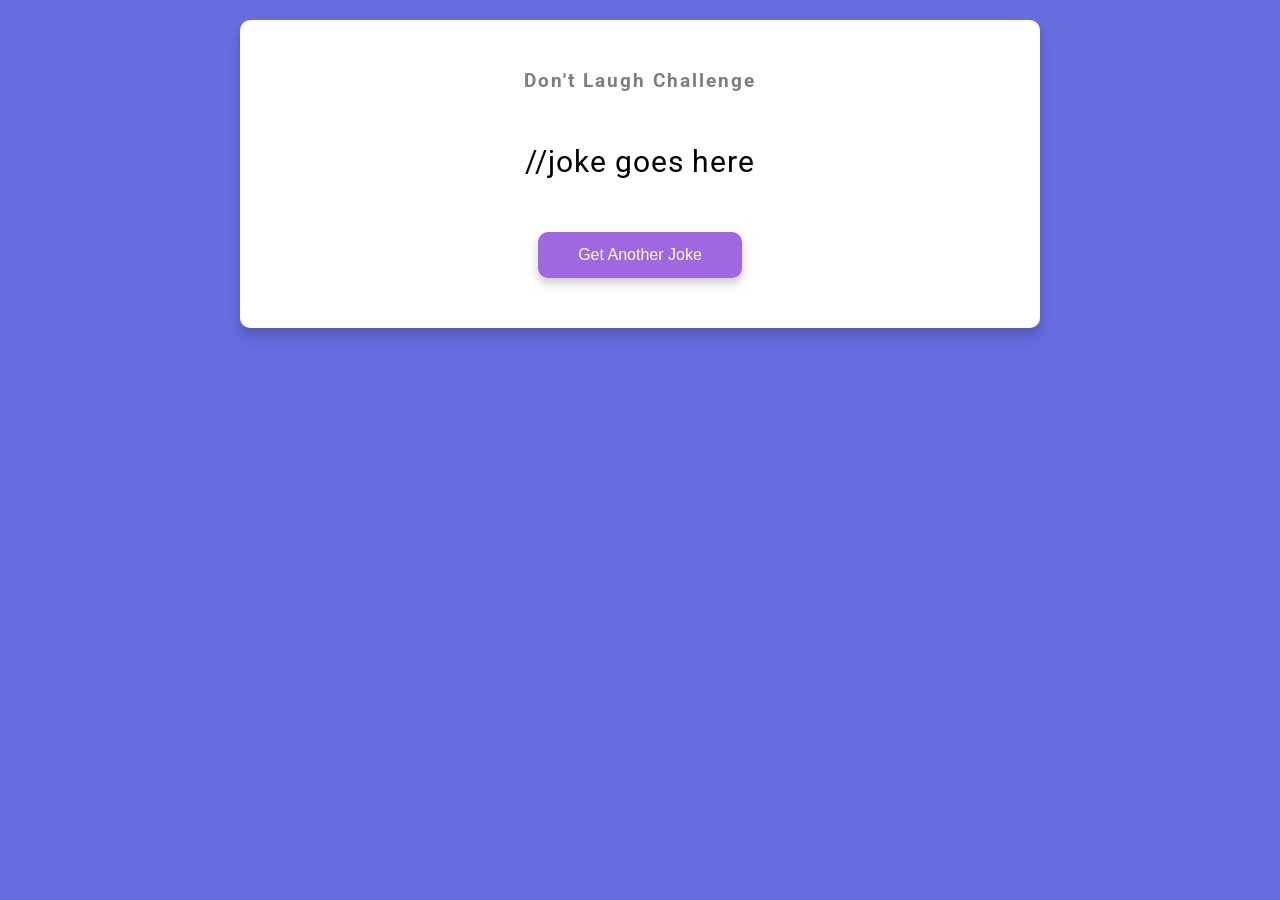
<file: 10_dad_jokes/index.html>
<!DOCTYPE html>
<html lang="en">
  <head>
    <meta charset="UTF-8" />
    <meta name="viewport" content="width=device-width, initial-scale=1.0" />
    <link rel="stylesheet" href="style.css" />
    <title>Dad Jokes</title>
  </head>
  <body>
    <div class="container">
      <h3>Don't Laugh Challenge</h3>
      <div id="joke" class="joke">//joke goes here</div>
      <button id="jokeBtn" class="btn">Get Another Joke</button>
    </div>
    <script src="script.js"></script>
  </body>
</html>
</file>
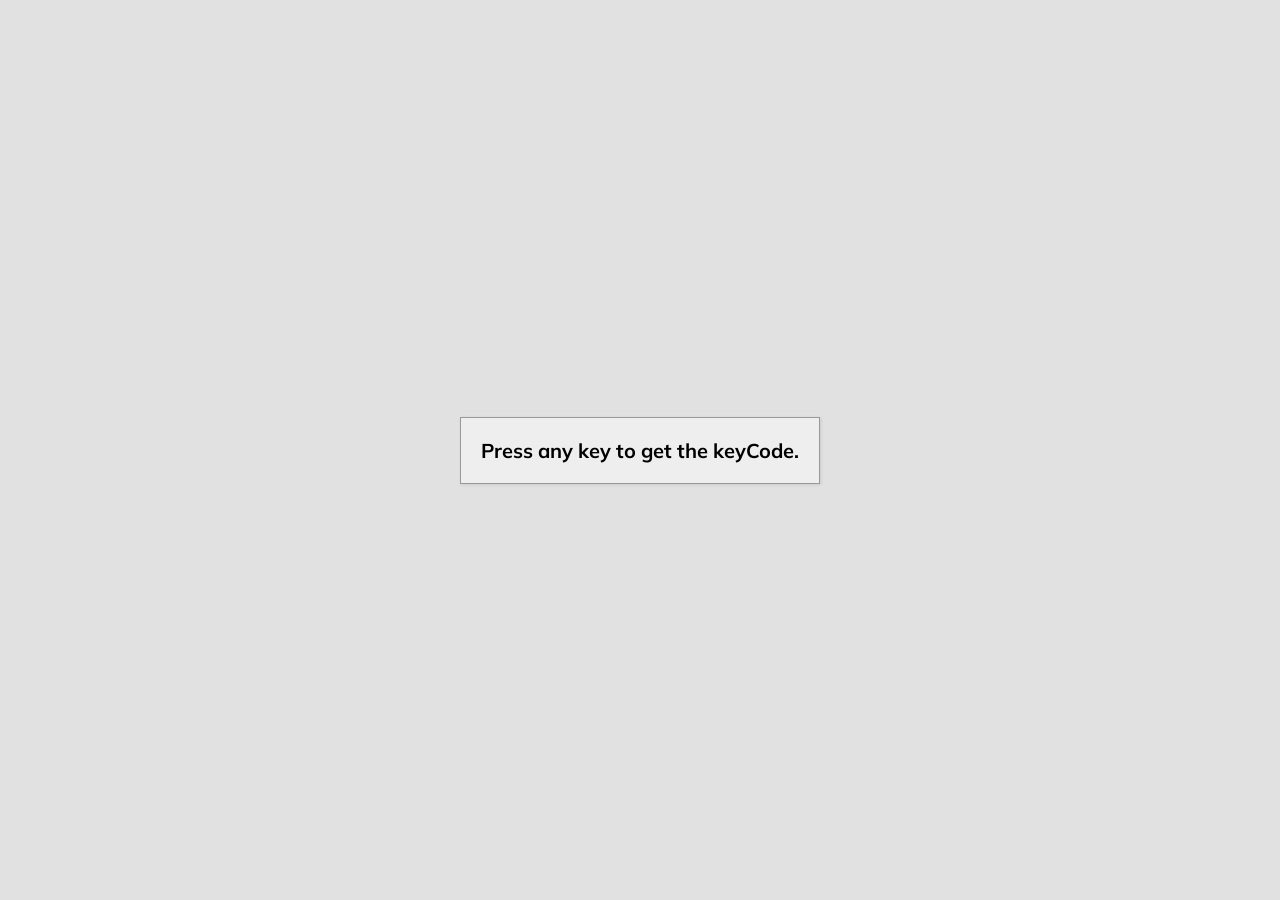
<file: 11_event_keycodes/index.html>
<!DOCTYPE html>
<html lang="en">
  <head>
    <meta charset="UTF-8" />
    <meta name="viewport" content="width=device-width, initial-scale=1.0" />
    <link rel="stylesheet" href="style.css" />
    <title>Event Keycode</title>
  </head>
  <body>
    <div id="insert">
      <div class="key">Press any key to get the keyCode.</div>
    </div>
    <script src="script.js"></script>
  </body>
</html>
</file>
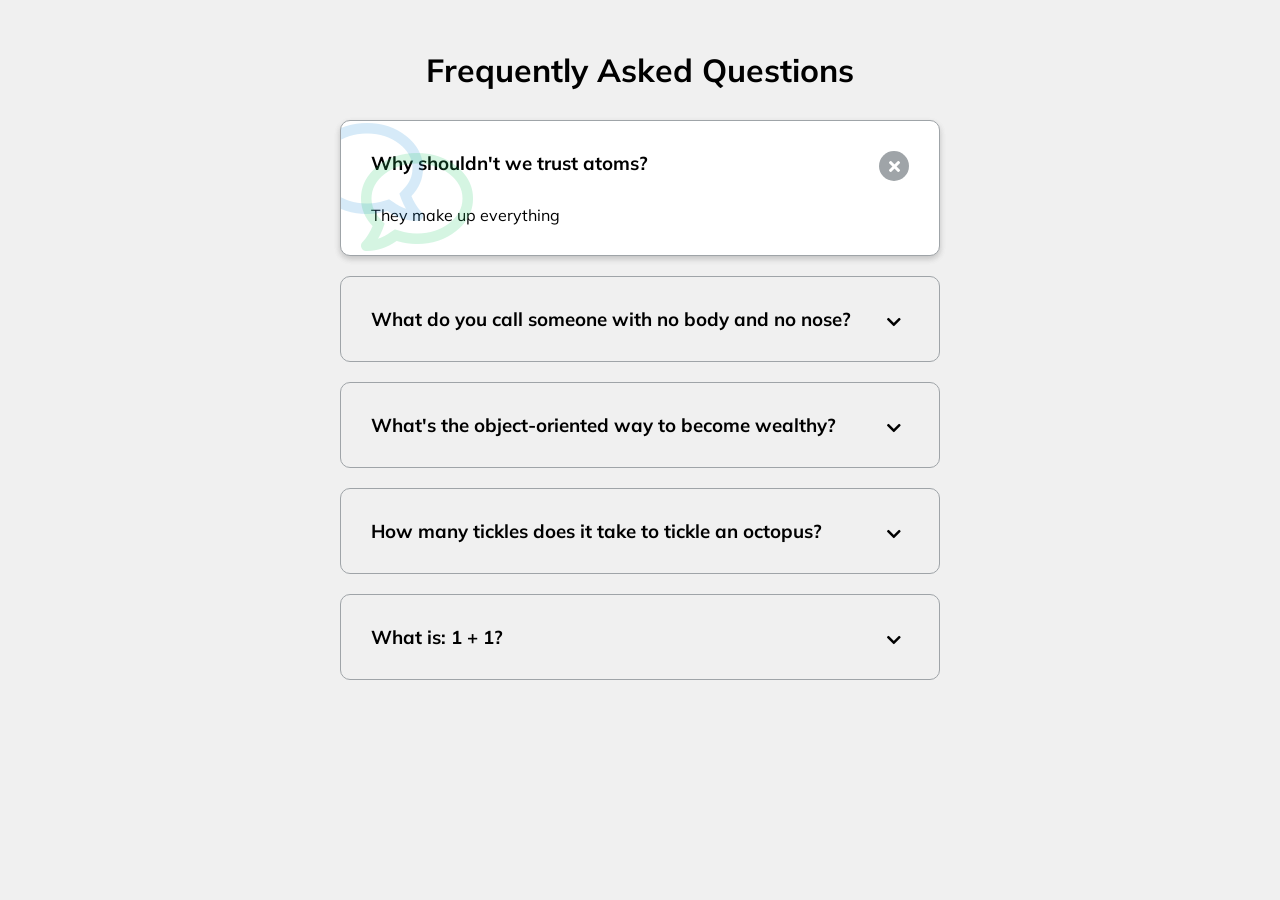
<file: 12_faq_collapse/index.html>
<!DOCTYPE html>
<html lang="en">
  <head>
    <meta charset="UTF-8" />
    <meta name="viewport" content="width=device-width, initial-scale=1.0" />
    <link
      rel="stylesheet"
      href="https://cdnjs.cloudflare.com/ajax/libs/font-awesome/5.14.0/css/all.min.css"
      integrity="sha512-1PKOgIY59xJ8Co8+NE6FZ+LOAZKjy+KY8iq0G4B3CyeY6wYHN3yt9PW0XpSriVlkMXe40PTKnXrLnZ9+fkDaog=="
      crossorigin="anonymous"
    />
    <link rel="stylesheet" href="style.css" />
    <title>FAQ</title>
  </head>
  <body>
    <h1>Frequently Asked Questions</h1>
    <div class="faq-container">
      <div class="faq active">
        <h3 class="faq-title">Why shouldn't we trust atoms?</h3>

        <p class="faq-text">They make up everything</p>

        <button class="faq-toggle">
          <i class="fas fa-chevron-down"></i>
          <i class="fas fa-times"></i>
        </button>
      </div>

      <div class="faq">
        <h3 class="faq-title">
          What do you call someone with no body and no nose?
        </h3>
        <p class="faq-text">Nobody knows.</p>
        <button class="faq-toggle">
          <i class="fas fa-chevron-down"></i>
          <i class="fas fa-times"></i>
        </button>
      </div>

      <div class="faq">
        <h3 class="faq-title">
          What's the object-oriented way to become wealthy?
        </h3>
        <p class="faq-text">Inheritance.</p>
        <button class="faq-toggle">
          <i class="fas fa-chevron-down"></i>
          <i class="fas fa-times"></i>
        </button>
      </div>

      <div class="faq">
        <h3 class="faq-title">
          How many tickles does it take to tickle an octopus?
        </h3>
        <p class="faq-text">Ten-tickles!</p>
        <button class="faq-toggle">
          <i class="fas fa-chevron-down"></i>
          <i class="fas fa-times"></i>
        </button>
      </div>

      <div class="faq">
        <h3 class="faq-title">What is: 1 + 1?</h3>
        <p class="faq-text">Depends on who are you asking.</p>
        <button class="faq-toggle">
          <i class="fas fa-chevron-down"></i>
          <i class="fas fa-times"></i>
        </button>
      </div>
    </div>
    <script src="script.js"></script>
  </body>
</html>
</file>
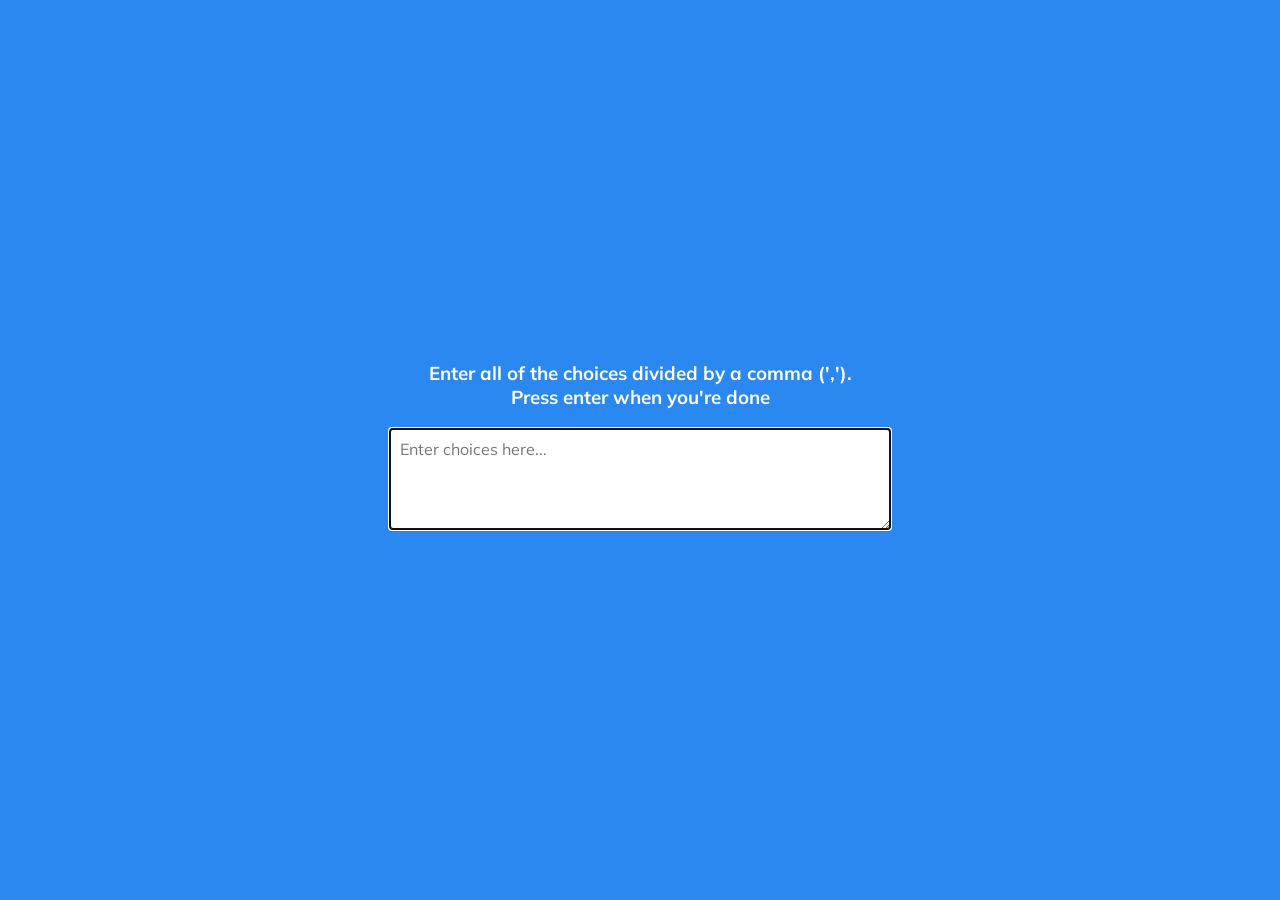
<file: 13_random_choice_picker/index.html>
<!DOCTYPE html>
<html lang="en">
  <head>
    <meta charset="UTF-8" />
    <meta name="viewport" content="width=device-width, initial-scale=1.0" />
    <link rel="stylesheet" href="style.css" />
    <title>Random Choice Picker</title>
  </head>
  <body>
    <div class="container">
      <h3>Enter all of the choices divided by a comma (','). <br> Press enter when you're done</h3>
      <textarea placeholder="Enter choices here..." id="textarea"></textarea>

      <div id="tags"></div>
    </div>

    <script src="script.js"></script>
  </body>
</html>
</file>
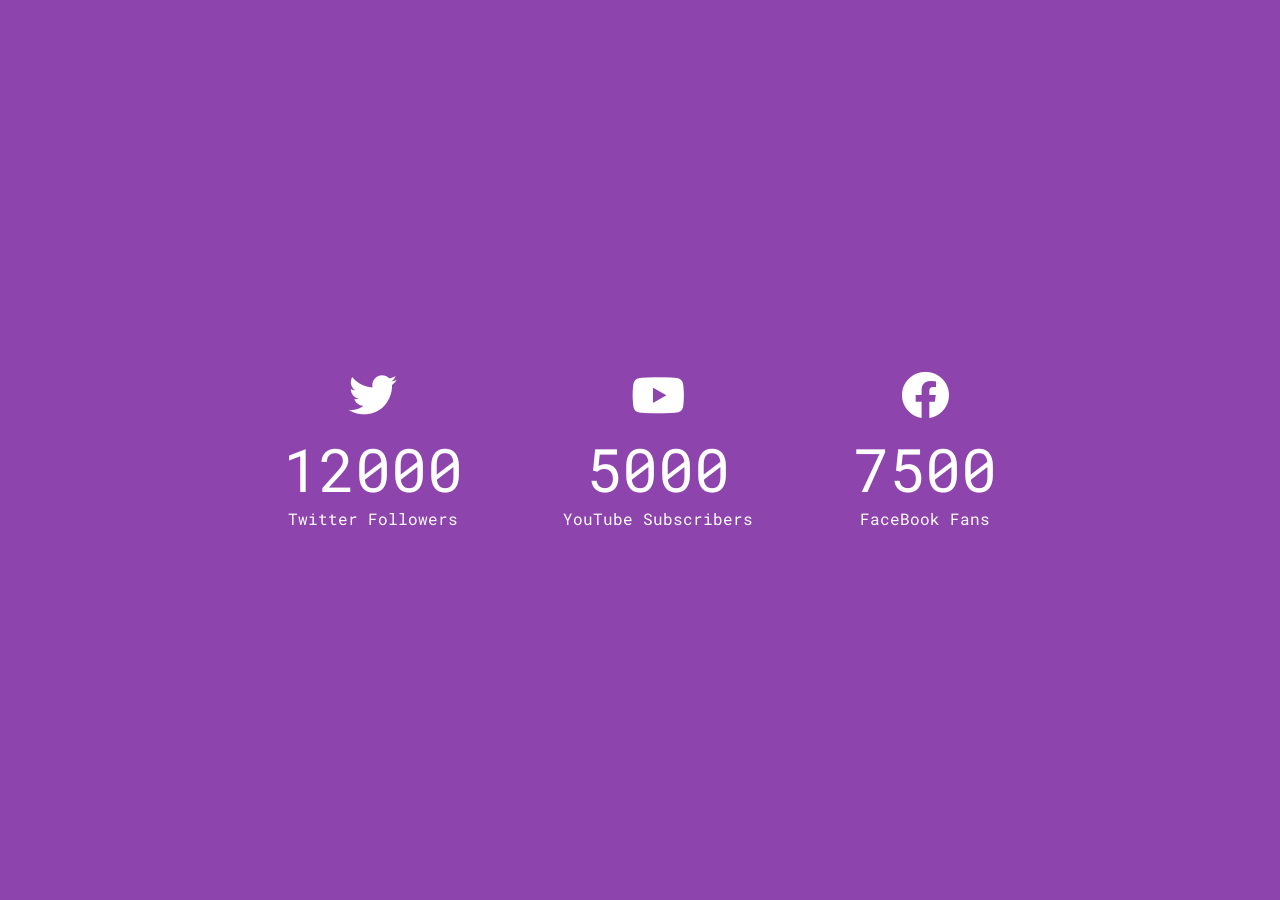
<file: 15_incrementing_counter/index.html>
<!DOCTYPE html>
<html lang="en">
  <head>
    <meta charset="UTF-8" />
    <meta name="viewport" content="width=device-width, initial-scale=1.0" />
    <link
      rel="stylesheet"
      href="https://cdnjs.cloudflare.com/ajax/libs/font-awesome/5.14.0/css/all.min.css"
      integrity="sha512-1PKOgIY59xJ8Co8+NE6FZ+LOAZKjy+KY8iq0G4B3CyeY6wYHN3yt9PW0XpSriVlkMXe40PTKnXrLnZ9+fkDaog=="
      crossorigin="anonymous"
    />
    <link rel="stylesheet" href="style.css" />
    <title>Increment Counter</title>
  </head>
  <body>
    <div class="counter-container">
      <i class="fab fa-twitter fa-3x"></i>
      <div class="counter" data-target="12000"></div>
      <span>Twitter Followers</span>
    </div>
    <div class="counter-container">
      <i class="fab fa-youtube fa-3x"></i>
      <div class="counter" data-target="5000"></div>
      <span>YouTube Subscribers</span>
    </div>
    <div class="counter-container">
      <i class="fab fa-facebook fa-3x"></i>
      <div class="counter" data-target="7500"></div>
      <span>FaceBook Fans</span>
    </div>
    <script src="script.js"></script>
  </body>
</html>
</file>
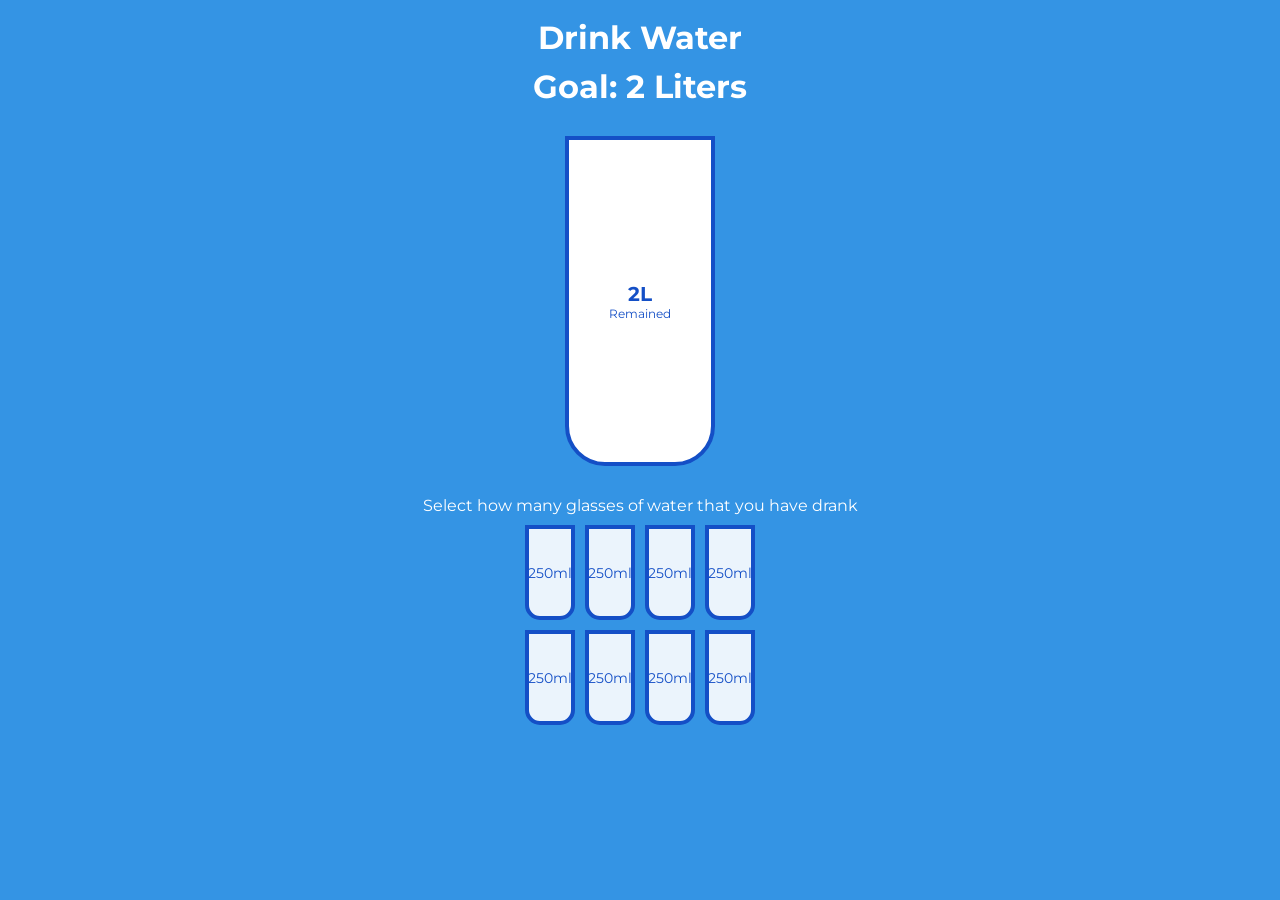
<file: 16_drink_water/index.html>
<!DOCTYPE html>
<html lang="en">
  <head>
    <meta charset="UTF-8" />
    <meta name="viewport" content="width=device-width, initial-scale=1.0" />
    <link rel="stylesheet" href="style.css" />
    <title>Drink Water</title>
  </head>
  <body>
    <h1>Drink Water</h1>
    <h1>Goal: 2 Liters</h1>

    <div class="cup"> <!-- Large Cup -->
      <div class="remained" id="remained">
        <span id="liters"></span>
        <small>Remained</small>
      </div>

      <div class="percentage" id="percentage">
      </div>
    </div>

     <p class="text">Select how many glasses of water that you have drank</p>

     <div class="cups">
       <div class="cup cup-small">250ml</div>
       <div class="cup cup-small">250ml</div>
       <div class="cup cup-small">250ml</div>
       <div class="cup cup-small">250ml</div>
       <div class="cup cup-small">250ml</div>
       <div class="cup cup-small">250ml</div>
       <div class="cup cup-small">250ml</div>
       <div class="cup cup-small">250ml</div>
     </div>

    <script src="script.js"></script>
  </body>
</html>
</file>
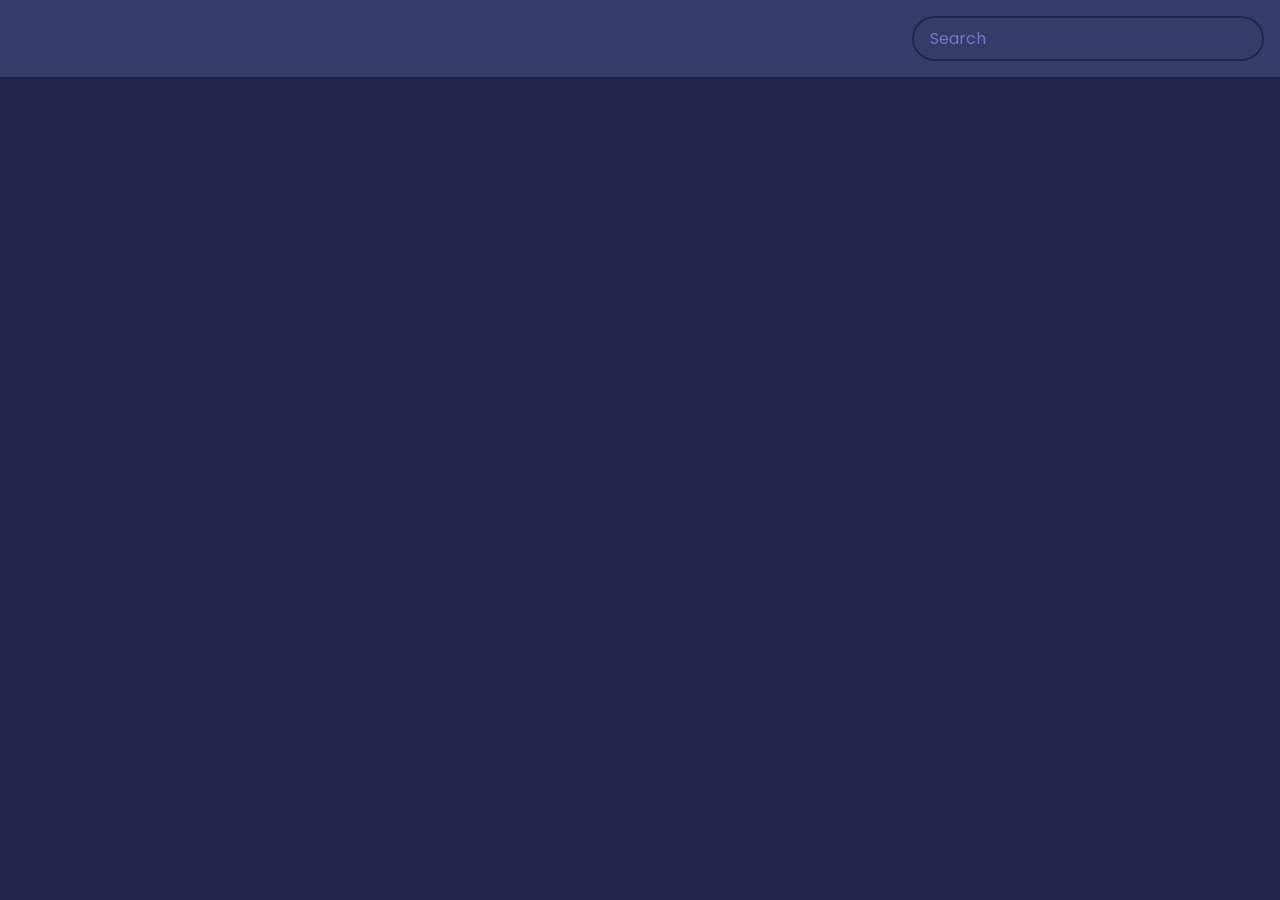
<file: 17_movie_app/index.html>
<!DOCTYPE html>
<html lang="en">
  <head>
    <meta charset="UTF-8" />
    <meta name="viewport" content="width=device-width, initial-scale=1.0" />
    <link rel="stylesheet" href="style.css" />
    <title>Movie App</title>
  </head>
  <body>
    <header>
      <form id="form">
        <input type="text" id="search" class="search" placeholder="Search">
      </form>
    </header>

    <main id="main"></main>

    <script src="script.js"></script>
  </body>
</html>
</file>
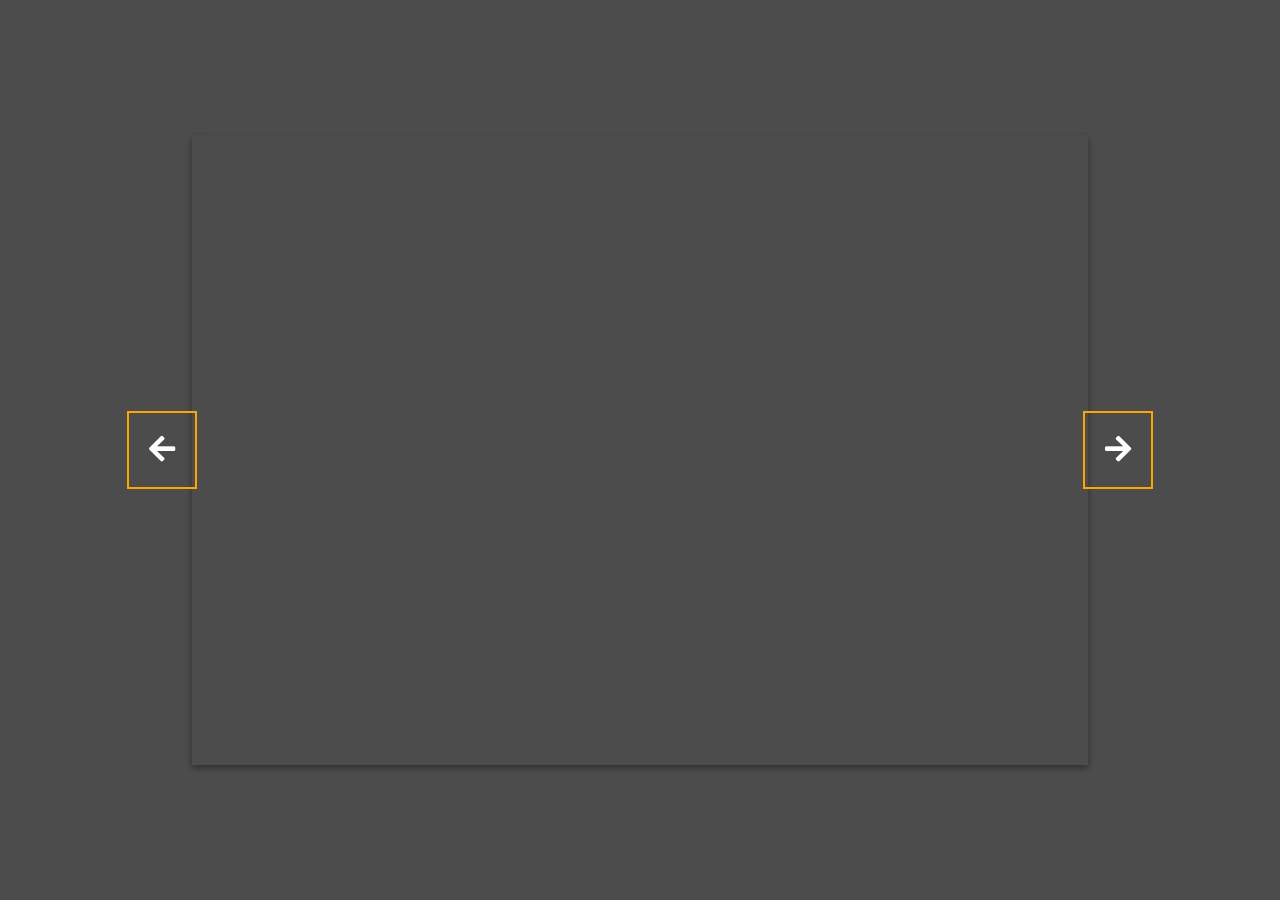
<file: 18_background_slider/index.html>
<!DOCTYPE html>
<html lang="en">
  <head>
    <meta charset="UTF-8" />
    <meta name="viewport" content="width=device-width, initial-scale=1.0" />
    <link
      rel="stylesheet"
      href="https://cdnjs.cloudflare.com/ajax/libs/font-awesome/5.14.0/css/all.min.css"
      integrity="sha512-1PKOgIY59xJ8Co8+NE6FZ+LOAZKjy+KY8iq0G4B3CyeY6wYHN3yt9PW0XpSriVlkMXe40PTKnXrLnZ9+fkDaog=="
      crossorigin="anonymous"
    />
    <link rel="stylesheet" href="style.css" />
    <title>Background Slider</title>
  </head>
  <body>
    <div class="slider-container">
      <div
        class="slide active"
        style="
          background-image: url('https://images.unsplash.com/photo-1549880338-65ddcdfd017b?ixlib=rb-1.2.1&ixid=eyJhcHBfaWQiOjEyMDd9&auto=format&fit=crop&w=2100&q=80');
        "
      ></div>
      <div
        class="slide"
        style="
          background-image: url('https://images.unsplash.com/photo-1511593358241-7eea1f3c84e5?ixlib=rb-1.2.1&ixid=eyJhcHBfaWQiOjEyMDd9&auto=format&fit=crop&w=1934&q=80');
        "
      ></div>

      <div
        class="slide"
        style="
          background-image: url('https://images.unsplash.com/photo-1495467033336-2effd8753d51?ixlib=rb-1.2.1&ixid=eyJhcHBfaWQiOjEyMDd9&auto=format&fit=crop&w=2100&q=80');
        "
      ></div>

      <div
        class="slide"
        style="
          background-image: url('https://images.unsplash.com/photo-1522735338363-cc7313be0ae0?ixlib=rb-1.2.1&ixid=eyJhcHBfaWQiOjEyMDd9&auto=format&fit=crop&w=2689&q=80');
        "
      ></div>

      <div
        class="slide"
        style="
          background-image: url('https://images.unsplash.com/photo-1559087867-ce4c91325525?ixlib=rb-1.2.1&ixid=eyJhcHBfaWQiOjEyMDd9&auto=format&fit=crop&w=2100&q=80');
        "
      ></div>

      <button class="arrow left-arrow" id="left">
        <i class="fas fa-arrow-left"></i>
      </button>

      <button class="arrow right-arrow" id="right">
        <i class="fas fa-arrow-right"></i>
      </button>
    </div>
    <script src="script.js"></script>
  </body>
</html>
</file>
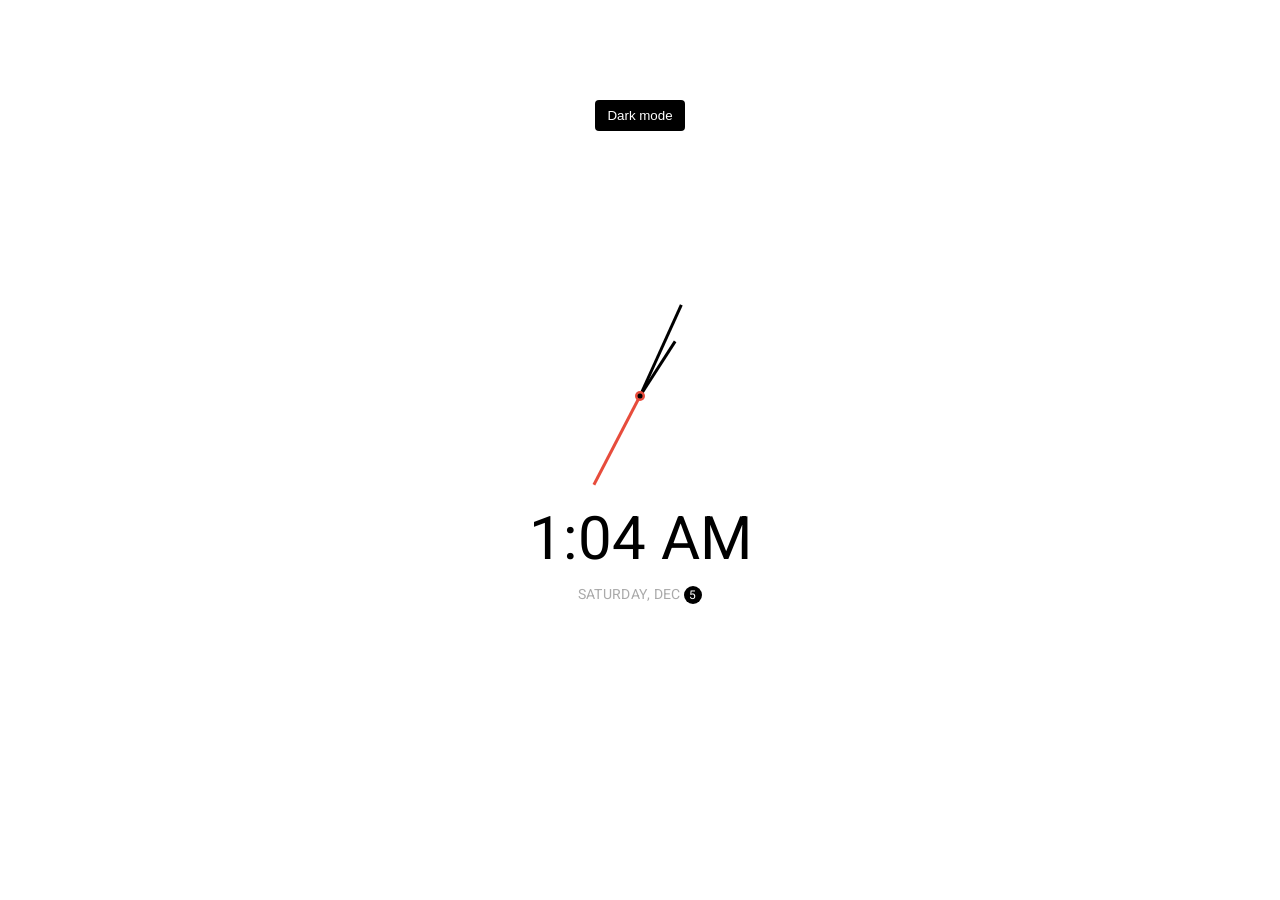
<file: 19_theme_clock/index.html>
<!DOCTYPE html>
<html lang="en">
  <head>
    <meta charset="UTF-8" />
    <meta name="viewport" content="width=device-width, initial-scale=1.0" />
    <link rel="stylesheet" href="style.css" />
    <title>Theme Clock</title>
  </head>
  <body>

    <button class="toggle">Dark mode</button>

    <div class="clock-container">
      <div class="clock">
        <div class="needle hour"></div>
        <div class="needle minute"></div>
        <div class="needle second"></div>
        <div class="center-point"></div>
      </div>

      <div class="time"></div>
      <div class="date"></div>
    </div>

    <script src="script.js"></script>
  </body>
</html>
</file>
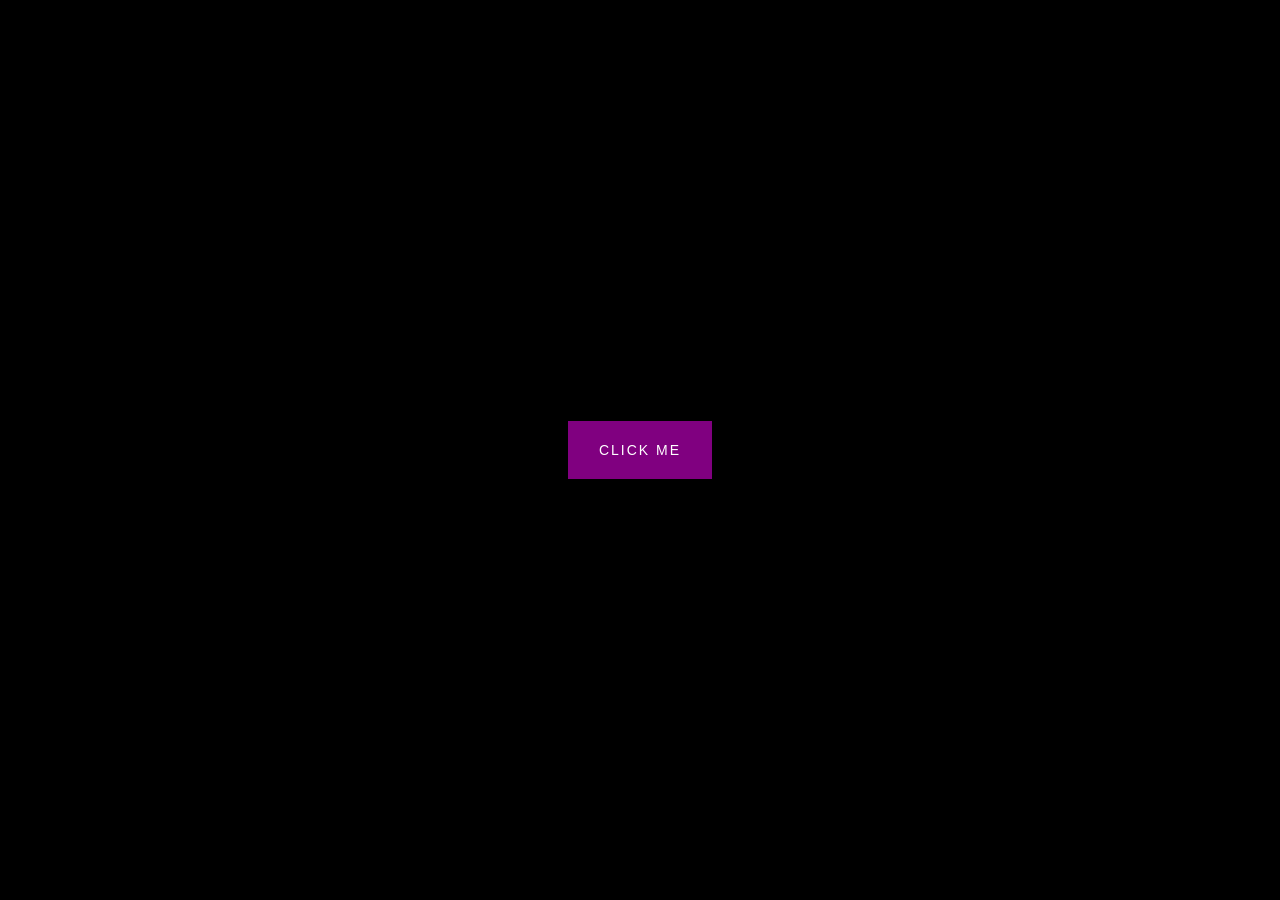
<file: 20_button_ripple_effect/index.html>
<!DOCTYPE html>
<html lang="en">
  <head>
    <meta charset="UTF-8" />
    <meta name="viewport" content="width=device-width, initial-scale=1.0" />
    <link rel="stylesheet" href="style.css" />
    <title>Button Ripple Effect</title>
  </head>
  <body>
    <button class="ripple">Click Me</span></button>
    <script src="script.js"></script>
  </body>
</html>
</file>
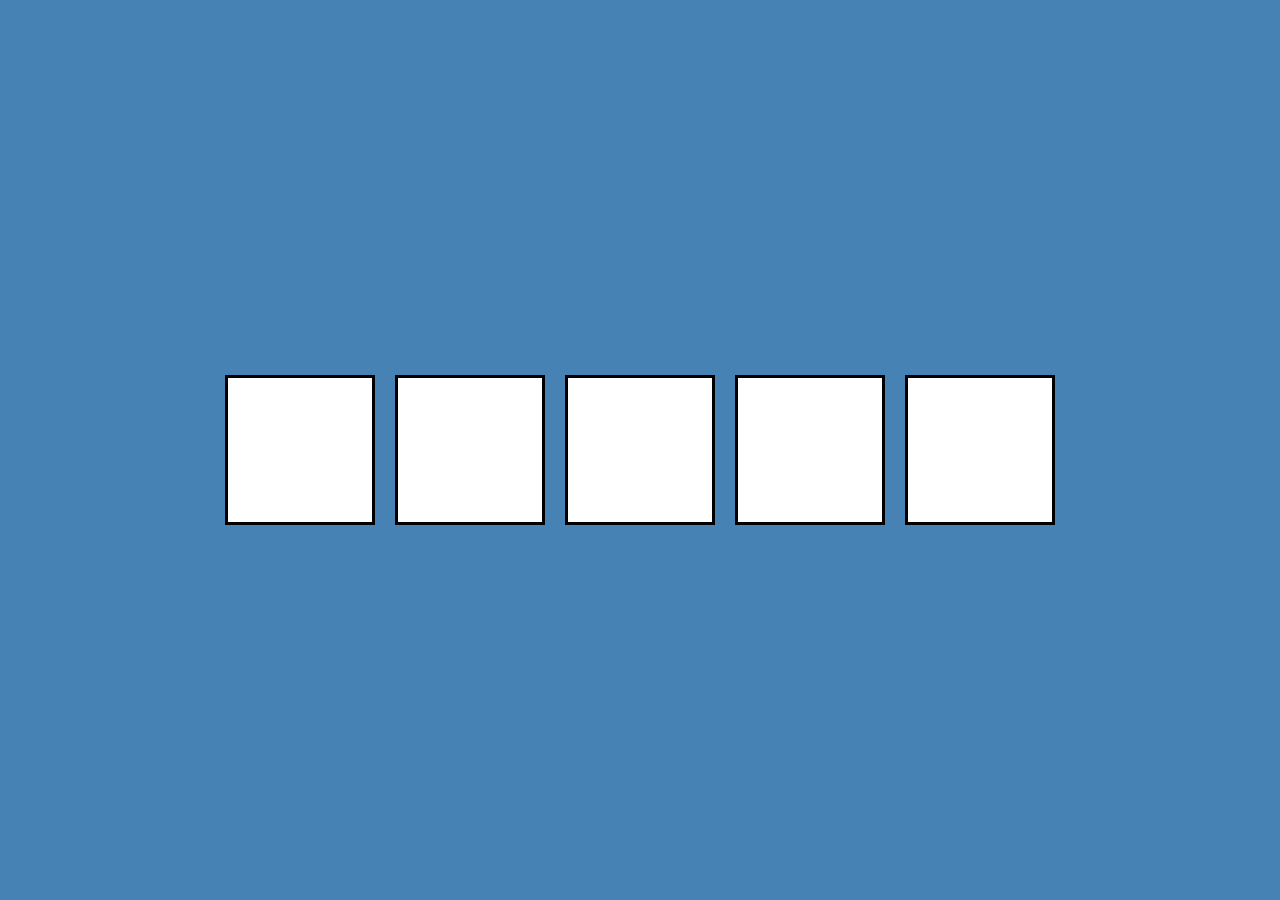
<file: 21_drag_n_drop/index.html>
<!DOCTYPE html>
<html lang="en">
  <head>
    <meta charset="UTF-8" />
    <meta name="viewport" content="width=device-width, initial-scale=1.0" />
    <link rel="stylesheet" href="style.css" />
    <title>Drag N Drop</title>
  </head>
  <body>
    
    <div class="empty">
      <div class="fill" draggable='true'></div>
    </div>
    <div class="empty"></div>
    <div class="empty"></div>
    <div class="empty"></div>
    <div class="empty"></div>

    <script src="script.js"></script>
  </body>
</html>
</file>
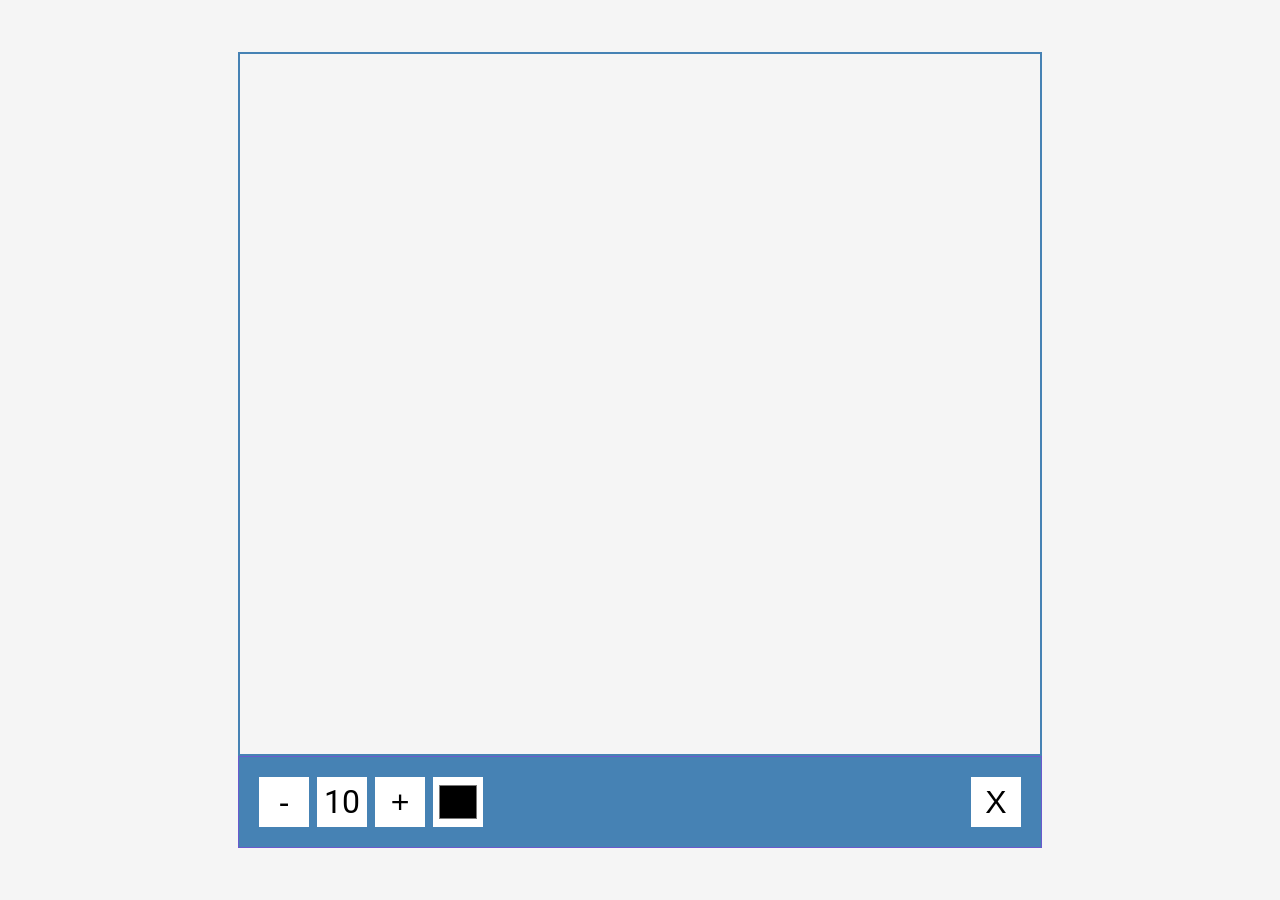
<file: 22_drawing_app/index.html>
<!DOCTYPE html>
<html lang="en">
  <head>
    <meta charset="UTF-8" />
    <meta name="viewport" content="width=device-width, initial-scale=1.0" />
    <link rel="stylesheet" href="style.css" />
    <title>Drawing App</title>
  </head>
  <body>
    <canvas id="canvas" width="800" height="700"></canvas>
    <div class="toolbox">
      <button id="decrease">-</button>
      <span id="size">10</span>
      <button id="increase">+</button>
      <input type="color" id="color">
      <button id="clear">X</button>
    </div>

    <script src="script.js"></script>
  </body>
</html>
</file>
<file: 10_dad_jokes/style.css>
@import url('https://fonts.googleapis.com/css2?family=Roboto:wght@400;700&display=swap');

* {
  box-sizing: border-box;
}

body {
  background-color: #686de0;
  font-family: 'Roboto', sans-serif;
  display: flex;
  flex-direction: column;
  align-items: center;
  justify-content: center;
  overflow: hidden;
  margin: 0;
  padding: 20px;
}

.container {
  background: #fff;
  border-radius: 10px;
  box-shadow: 0 10px 20px rgba(0, 0, 0, 0.1), 0 6px 6px rgba(0, 0, 0, 0.1);
  padding: 50px 20px;
  text-align: center;
  max-width: 100%;
  width: 800px;
}

h3 {
  margin: 0;
  opacity: 0.5;
  letter-spacing: 2px;
}

.joke {
  font-size: 30px;
  letter-spacing: 1px;
  line-height: 40px;
  margin: 50px auto;
  max-width: 600px;
}

.btn {
  background-color: #9f68e0;
  color: #fff;
  border: 0;
  border-radius: 10px;
  box-shadow: 0 5px 15px rgba(0, 0, 0, 0.1), 0 6px 6px rgba(0, 0, 0, 0.1);
  padding: 14px 40px;
  font-size: 16px;
  cursor: pointer;
}

.btn:active {
  transform: scale(0.98);
}

.btn:focus {
  outline: 0;
}
</file>
<file: 11_event_keycodes/style.css>
@import url('https://fonts.googleapis.com/css?family=Muli&display=swap');

* {
  box-sizing: border-box;
}

body {
  background-color: #e1e1e1;
  font-family: 'Muli', sans-serif;
  display: flex;
  align-items: center;
  justify-content: center;
  text-align: center;
  height: 100vh;
  overflow: hidden;
  margin: 0;
}

.key {
  border: 1px solid #999;
  background-color: #eee;
  box-shadow: 1px 1px 3px rgba(0, 0, 0, 0.1);
  display: inline-flex;
  align-items: center;
  font-size: 20px;
  font-weight: bold;
  padding: 20px;
  flex-direction: column;
  margin: 10px;
  min-width: 150px;
  position: relative;
}

.key small {
  position: absolute;
  top: -24px;
  left: 0;
  text-align: center;
  width: 100%;
  color: #555;
  font-size: 14px;
}
</file>
<file: 12_faq_collapse/style.css>
@import url('https://fonts.googleapis.com/css?family=Muli&display=swap');

* {
  box-sizing: border-box;
}

body {
  font-family: 'Muli', sans-serif;
  background-color: #f0f0f0;
}

h1 {
  margin: 50px 0 30px;
  text-align: center;
}

.faq-container {
  max-width: 600px;
  margin: 0 auto;
}

.faq {
  background-color: transparent;
  border: 1px solid #9fa4a8;
  border-radius: 10px;
  margin: 20px 0;
  padding: 30px;
  position: relative;
  overflow: hidden;
  transition: 0.3s ease;
}

.faq.active {
  background-color: #fff;
  box-shadow: 0 3px 6px rgba(0, 0, 0, 0.1), 0 3px 6px rgba(0, 0, 0, 0.1);
}

.faq.active::before,
.faq.active::after {
  content: '\f075';
  font-family: 'Font Awesome 5 Free';
  color: #2ecc71;
  font-size: 7rem;
  position: absolute;
  opacity: 0.2;
  top: 20px;
  left: 20px;
  z-index: 0;
}

.faq.active::before {
  color: #3498db;
  top: -10px;
  left: -30px;
  transform: rotateY(180deg);
}

.faq-title {
  margin: 0 35px 0 0;
}

.faq-text {
  display: none;
  margin: 30px 0 0;
}

.faq.active .faq-text {
  display: block;
}

.faq-toggle {
  background-color: transparent;
  border: 0;
  border-radius: 50%;
  cursor: pointer;
  display: flex;
  align-items: center;
  justify-content: center;
  font-size: 16px;
  padding: 0;
  position: absolute;
  top: 30px;
  right: 30px;
  height: 30px;
  width: 30px;
}

.faq-toggle:focus {
  outline: 0;
}

.faq-toggle .fa-times {
  display: none;
}

.faq.active .faq-toggle .fa-times {
  color: #fff;
  display: block;
}

.faq.active .faq-toggle .fa-chevron-down {
  display: none;
}

.faq.active .faq-toggle {
  background-color: #9fa4a8;
}
</file>
<file: 13_random_choice_picker/style.css>
@import url('https://fonts.googleapis.com/css?family=Muli&display=swap');

* {
  box-sizing: border-box;
}

body {
  background-color: #2b88f0;
  font-family: 'Muli', sans-serif;
  display: flex;
  flex-direction: column;
  align-items: center;
  justify-content: center;
  height: 100vh;
  overflow: hidden;
  margin: 0;
}

h3 {
  color: #fff;
  margin: 10px 0 20px;
  text-align: center;
}

.container {
  width: 500px;
}

textarea {
  border: none;
  display: block;
  width: 100%;
  height: 100px;
  font-family: inherit;
  padding: 10px;
  margin: 0 0 20px;
  font-size: 16px;
}

.tag {
  background-color: #f0932b;
  color: #fff;
  border-radius: 50px;
  padding: 10px 20px;
  margin: 0 5px 10px 0;
  font-size: 14px;
  display: inline-block;
}

.tag.highlight {
  background-color: #273c75;
}
</file>
<file: 15_incrementing_counter/style.css>
@import url('https://fonts.googleapis.com/css2?family=Roboto+Mono&display=swap');

* {
  box-sizing: border-box;
}

body {
  background-color: #8e44ad;
  color: #fff;
  font-family: 'Roboto Mono', sans-serif;
  display: flex;
  align-items: center;
  justify-content: center;
  height: 100vh;
  overflow: hidden;
  margin: 0;
}

.counter-container {
  display: flex;
  flex-direction: column;
  justify-content: center;
  margin: 30px 50px;
  text-align: center;
}

.counter {
  font-size: 60px;
  margin-top: 10px;
}

@media (max-width: 580px) {
  body {
    flex-direction: column;
  }
} /* anything under 580px we want the body flex direction to be a column instead of a row */
</file>
<file: 16_drink_water/style.css>
@import url('https://fonts.googleapis.com/css?family=Montserrat:400,600&display=swap');

:root {
  --border-color: #144fc6;
  --fill-color: #6ab3f8;
}

* {
  box-sizing: border-box;
}

body {
  background-color: #3494e4;
  color: #fff;
  font-family: 'Montserrat', sans-serif;
  display: flex;
  flex-direction: column;
  align-items: center;
  margin-bottom: 40px;
}

h1 {
  margin: 10px 0 0;
}

h3 {
  font-weight: 400;
  margin: 10px 0;
}

.cup {
  background-color: #fff;
  border: 4px solid var(--border-color);
  color: var(--border-color);
  border-radius: 0 0 40px 40px;
  height: 330px;
  width: 150px;
  margin: 30px 0;
  display: flex;
  flex-direction: column;
  overflow: hidden;
}

.cup.cup-small {
  height: 95px;
  width: 50px;
  border-radius: 0 0 15px 15px;
  background-color: rgba(255, 255, 255, 0.9);
  cursor: pointer;
  font-size: 14px;
  align-items: center;
  justify-content: center;
  text-align: center;
  margin: 5px;
  transition: 0.3s ease;
}

.cup.cup-small.full {
  background-color: var(--fill-color);
  color: #fff;
}

.cups {
  display: flex;
  flex-wrap: wrap;
  align-items: center;
  justify-content: center;
  width: 280px;
}

.remained {
  display: flex;
  flex-direction: column;
  align-items: center;
  justify-content: center;
  text-align: center;
  flex: 1;
  transition: 0.3s ease;
}

.remained span {
  font-size: 20px;
  font-weight: bold;
}

.remained small {
  font-size: 12px;
}

.percentage {
  background-color: var(--fill-color);
  display: flex;
  align-items: center;
  justify-content: center;
  font-weight: bold;
  font-size: 30px;
  height: 0;
  transition: 0.3s ease;
}

.text {
  text-align: center;
  margin: 0 0 5px;
}
</file>
<file: 17_movie_app/style.css>
@import url('https://fonts.googleapis.com/css2?family=Poppins:wght@200;400&display=swap');

:root {
  --primary-color: #22254b;
  --secondary-color: #373b69;
}

* {
  box-sizing: border-box;
}

body {
  background-color: var(--primary-color);
  font-family: 'Poppins', sans-serif;
  margin: 0;
}

header {
  padding: 1rem;
  display: flex;
  justify-content: flex-end;
  background-color: var(--secondary-color);
}

.search {
  background-color: transparent;
  border: 2px solid var(--primary-color);
  border-radius: 50px;
  font-family: inherit;
  font-size: 1rem;
  padding: 0.5rem 1rem;
  color: #fff;
}

.search::placeholder {
  color: #7378c5;
}

.search:focus {
  outline: none;
  background-color: var(--primary-color);
}

main {
  display: flex;
  flex-wrap: wrap;
  justify-content: center;
}

.movie {
  width: 300px;
  margin: 1rem;
  background-color: var(--secondary-color);
  box-shadow: 0 4px 5px rgba(0, 0, 0, 0.2);
  position: relative;
  overflow: hidden;
  border-radius: 3px;
}

.movie img {
  width: 100%;
}

.movie-info {
  color: #eee;
  display: flex;
  align-items: center;
  justify-content: space-between;
  padding: 0.5rem 1rem 1rem;
  letter-spacing: 0.5px;
}

.movie-info h3 {
  margin-top: 0;
}

.movie-info span {
  background-color: var(--primary-color);
  padding: 0.25rem 0.5rem;
  border-radius: 3px;
  font-weight: bold;
}

.movie-info span.green {
  color: lightgreen;
}

.movie-info span.orange {
  color: orange;
}

.movie-info span.red {
  color: red;
}
.overview {
  background-color: #fff;
  padding: 2rem;
  position: absolute;
  left: 0;
  bottom: 0;
  right: 0;
  max-height: 100%;
  transform: translateY(101%);
  overflow-y: auto;
  transition: transform 0.3s ease-in;
}

.movie:hover .overview {
  transform: translateY(0);
}
</file>
<file: 18_background_slider/style.css>
@import url('https://fonts.googleapis.com/css2?family=Roboto:wght@400;700&display=swap');

* {
  box-sizing: border-box;
}

body {
  font-family: 'Roboto', sans-serif;
  display: flex;
  flex-direction: column;
  align-items: center;
  justify-content: center;
  height: 100vh;
  overflow: hidden;
  margin: 0;
  background-position: center center;
  background-size: cover;
  transition: 0.4s;
}

body::before {
  content: '';
  position: absolute;
  top: 0;
  left: 0;
  width: 100%;
  height: 100vh;
  background-color: rgba(0, 0, 0, 0.7);
  z-index: -1;
}

.slider-container {
  box-shadow: 0 3px 6px rgba(0, 0, 0, 0.16), 0 3px 6px rgba(0, 0, 0, 0.23);
  height: 70vh;
  width: 70vw;
  position: relative;
  overflow: hidden;
}

.slide {
  opacity: 0;
  height: 100vh;
  width: 100vw;
  background-position: center center;
  background-size: cover;
  position: absolute;
  top: -15vh;
  left: -15vw;
  transition: 0.4s ease;
  z-index: 1;
}

.slide.active {
  opacity: 1;
}

.arrow {
  position: fixed;
  background-color: transparent;
  color: #fff;
  padding: 20px;
  font-size: 30px;
  border: 2px solid orange;
  top: 50%;
  transform: translateY(-50%);
  cursor: pointer;
}

.arrow:focus {
  outline: 0;
}

.left-arrow {
  left: calc(15vw - 65px);
}

.right-arrow {
  right: calc(15vw - 65px);
}
</file>
<file: 19_theme_clock/style.css>
@import url('https://fonts.googleapis.com/css?family=Heebo:300&display=swap');

* {
  box-sizing: border-box;
}

:root {
  --primary-color: #000;
  --secondary-color: #fff;
}

html {
  transition: all 0.5s ease-in;
}

html.dark {
  --primary-color: #fff;
  --secondary-color: #333;
}

html.dark {
  background-color: #111;
  color: var(--primary-color);
}

body {
  font-family: 'Heebo', sans-serif;
  display: flex;
  align-items: center;
  justify-content: center;
  height: 100vh;
  overflow: hidden;
  margin: 0;
}

.toggle {
  cursor: pointer;
  background-color: var(--primary-color);
  color: var(--secondary-color);
  border: 0;
  border-radius: 4px;
  padding: 8px 12px;
  position: absolute;
  top: 100px;
}

.toggle:focus {
  outline: none;
}

.clock-container {
  display: flex;
  flex-direction: column;
  justify-content: space-between;
  align-items: center;
}

.clock {
  position: relative;
  width: 200px;
  height: 200px;
}

.needle {
  background-color: var(--primary-color);
  position: absolute;
  top: 50%;
  left: 50%;
  height: 65px;
  width: 3px;
  transform-origin: bottom center;
  transition: all 0.5s ease-in;
}

.needle.hour {
  transform: translate(-50%, -100%) rotate(0deg);
}

.needle.minute {
  transform: translate(-50%, -100%) rotate(0deg);
  height: 100px;
}

.needle.second {
  transform: translate(-50%, -100%) rotate(0deg);
  height: 100px;
  background-color: #e74c3c;
}

.center-point {
  background-color: #e74c3c;
  width: 10px;
  height: 10px;
  position: absolute;
  top: 50%;
  left: 50%;
  transform: translate(-50%, -50%);
  border-radius: 50%;
}

.center-point::after {
  content: '';
  background-color: var(--primary-color);
  width: 5px;
  height: 5px;
  position: absolute;
  top: 50%;
  left: 50%;
  transform: translate(-50%, -50%);
  border-radius: 50%;
}

.time {
  font-size: 60px;
}

.date {
  color: #aaa;
  font-size: 14px;
  letter-spacing: 0.3px;
  text-transform: uppercase;
}

.date .circle {
  background-color: var(--primary-color);
  color: var(--secondary-color);
  border-radius: 50%;
  height: 18px;
  width: 18px;
  display: inline-flex;
  align-items: center;
  justify-content: center;
  line-height: 18px;
  transition: all 0.5s ease-in;
  font-size: 12px;
}
</file>
<file: 20_button_ripple_effect/style.css>
@import url('https://fonts.googleapis.com/css2?family=Roboto:wght@400;700&display=swap');

* {
  box-sizing: border-box;
}

body {
  background-color: #000;
  font-family: 'Roboto', sans-serif;
  display: flex;
  flex-direction: column;
  align-items: center;
  justify-content: center;
  height: 100vh;
  overflow: hidden;
  margin: 0;
}

button {
  background-color: purple;
  color: #fff;
  border: 1px purple solid;
  font-size: 14px;
  text-transform: uppercase;
  letter-spacing: 2px;
  padding: 20px 30px;
  overflow: hidden;
  margin: 10px 0;
  position: relative;
}

button:focus {
  outline: none;
}

button .circle {
  position: absolute;
  background-color: #fff;
  width: 100px;
  height: 100px;
  border-radius: 50%;
  transform: translate(-50%, -50%) scale(0);
  animation: scale 0.5s ease-out;
}

@keyframes scale {
  to {
    transform: translate(-50%, -50%) scale(3);
    opacity: 0;
  }
}
</file>
<file: 21_drag_n_drop/style.css>
* {
  box-sizing: border-box;
}

body {
  background-color: steelblue;
  display: flex;
  align-items: center;
  justify-content: center;
  height: 100vh;
  overflow: hidden;
  margin: 0;
}

.empty {
  height: 150px;
  width: 150px;
  margin: 10px;
  border: solid 3px black;
  background: white;
}

.fill {
  background-image: url('https://source.unsplash.com/random/150x150');
  height: 145px;
  width: 145px;
  cursor: pointer;
}

.hold {
  border: solid 5px #ccc;
}

.hovered {
  background-color: #333;
  border-color: white;
  border-style: dashed;
}

@media (max-width: 800px) {
  body {
    flex-direction: column;
  }
}
</file>
<file: 22_drawing_app/style.css>
@import url('https://fonts.googleapis.com/css2?family=Roboto:wght@400;700&display=swap');

* {
  box-sizing: border-box;
}

body {
  background-color: #f5f5f5;
  font-family: 'Roboto', sans-serif;
  display: flex;
  flex-direction: column;
  align-items: center;
  justify-content: center;
  height: 100vh;
  margin: 0;
}

canvas {
  border: 2px solid steelblue;
}

.toolbox {
  background-color: steelblue;
  border: 1px solid slateblue;
  display: flex;
  width: 804px;
  padding: 1rem;
}

.toolbox > * { 
  background-color: #fff;
  border: none;
  display: inline-flex;
  align-items: center;
  justify-content: center;
  font-size: 2rem;
  height: 50px;
  width: 50px;
  margin: .25rem;
  padding: .25rem;
  cursor: pointer;
}

.toolbox > *:last-child {
  margin-left: auto;
}
</file>
